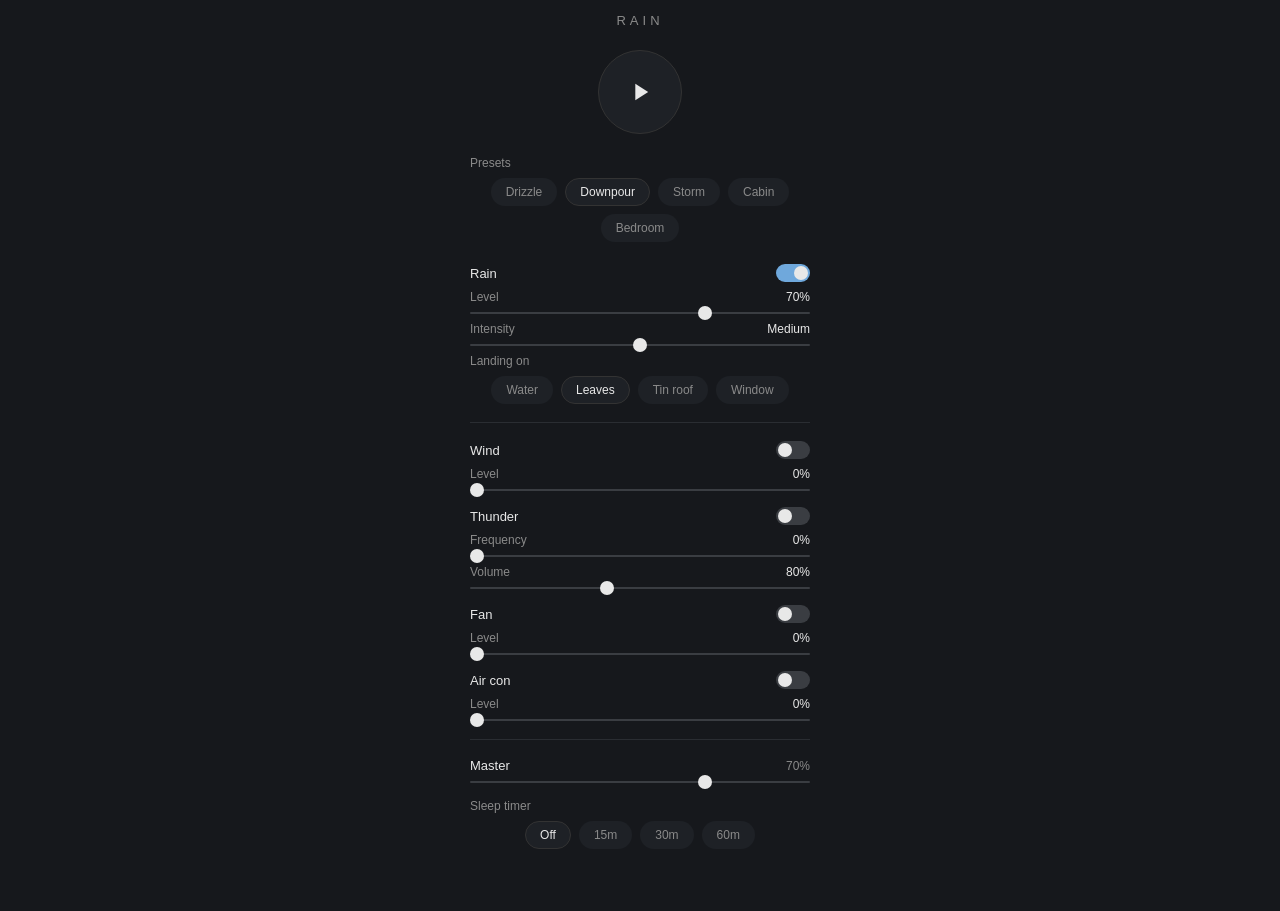
<file: index.html>
<!DOCTYPE html>
<html lang="en">
<head>
<meta charset="UTF-8" />
<meta name="viewport" content="width=device-width, initial-scale=1.0" />
<meta name="theme-color" content="#16181c" />
<link rel="manifest" href="manifest.webmanifest" />
<link rel="icon" href="icons/icon-192.png" />
<link rel="apple-touch-icon" href="icons/icon-192.png" />
<meta name="apple-mobile-web-app-capable" content="yes" />
<meta name="apple-mobile-web-app-status-bar-style" content="black-translucent" />
<title>Rain</title>
<style>
  :root {
    --fg: #e8e8e8;
    --fg-dim: #8a8a8a;
    --bg: #16181c;
    --card: #1e2126;
    --accent: #6fa8dc;
  }
  * { margin: 0; padding: 0; box-sizing: border-box; }
  html, body { height: 100%; }
  body {
    background: var(--bg);
    color: var(--fg);
    font-family: -apple-system, "Segoe UI", Roboto, sans-serif;
    display: flex;
    align-items: center;
    justify-content: center;
    min-height: 100dvh;
    -webkit-user-select: none;
    user-select: none;
  }
  .app {
    width: min(340px, 92vw);
    display: flex;
    flex-direction: column;
    gap: 22px;
    padding: 24px 0;
  }
  .title {
    text-align: center;
    font-size: 13px;
    letter-spacing: 4px;
    text-transform: uppercase;
    color: var(--fg-dim);
    font-weight: 400;
  }
  .play {
    align-self: center;
    width: 84px;
    height: 84px;
    border-radius: 50%;
    border: 1px solid #333;
    background: var(--card);
    color: var(--fg);
    cursor: pointer;
    display: flex;
    align-items: center;
    justify-content: center;
    transition: transform 0.15s ease, border-color 0.2s ease;
  }
  .play:hover { transform: scale(1.04); }
  .play.playing { border-color: var(--accent); }
  .play svg { width: 28px; height: 28px; fill: var(--fg); }

  .chip-row { display: flex; gap: 8px; justify-content: center; flex-wrap: wrap; }
  .chip {
    padding: 6px 14px;
    border-radius: 16px;
    border: 1px solid transparent;
    background: var(--card);
    color: var(--fg-dim);
    font-size: 12px;
    cursor: pointer;
    transition: color 0.2s, border-color 0.2s;
  }
  .chip.active, .chip:hover { color: var(--fg); border-color: #333; }

  .layers { display: flex; flex-direction: column; gap: 16px; }
  .layer { display: flex; flex-direction: column; gap: 8px; }
  .layer-head {
    display: flex;
    justify-content: space-between;
    align-items: center;
    font-size: 12px;
    color: var(--fg-dim);
  }
  .layer-name {
    display: flex;
    align-items: center;
    gap: 8px;
    color: var(--fg);
    font-size: 13px;
  }
  .toggle {
    width: 34px;
    height: 18px;
    border-radius: 9px;
    border: none;
    background: #3a3d42;
    position: relative;
    cursor: pointer;
    transition: background 0.2s;
    flex-shrink: 0;
  }
  .toggle::after {
    content: "";
    position: absolute;
    top: 2px; left: 2px;
    width: 14px; height: 14px;
    border-radius: 50%;
    background: var(--fg);
    transition: transform 0.2s;
  }
  .toggle.on { background: var(--accent); }
  .toggle.on::after { transform: translateX(16px); }
  .row {
    display: flex;
    justify-content: space-between;
    font-size: 12px;
    color: var(--fg-dim);
  }
  .row .value { color: var(--fg); font-variant-numeric: tabular-nums; }
  input[type="range"] {
    -webkit-appearance: none;
    appearance: none;
    width: 100%;
    height: 2px;
    background: #3a3d42;
    border-radius: 1px;
    outline: none;
    cursor: pointer;
  }
  input[type="range"]::-webkit-slider-thumb {
    -webkit-appearance: none;
    width: 14px;
    height: 14px;
    border-radius: 50%;
    background: var(--fg);
    cursor: pointer;
  }
  input[type="range"]::-moz-range-thumb {
    width: 14px; height: 14px;
    border: none;
    border-radius: 50%;
    background: var(--fg);
    cursor: pointer;
  }
  .status {
    text-align: center;
    font-size: 12px;
    color: var(--fg-dim);
    min-height: 16px;
    font-variant-numeric: tabular-nums;
  }
  hr { border: none; border-top: 1px solid #2a2d32; margin: 2px 0; }
</style>
</head>
<body>
<div class="app">
  <h1 class="title">Rain</h1>

  <button class="play" id="play" aria-label="Play">
    <svg id="icon" viewBox="0 0 24 24"><path d="M8 5v14l11-7z"/></svg>
  </button>

  <div>
    <div class="row" style="margin-bottom:8px"><span>Presets</span></div>
    <div class="chip-row" id="presets">
      <button class="chip" data-preset="drizzle">Drizzle</button>
      <button class="chip active" data-preset="downpour">Downpour</button>
      <button class="chip" data-preset="storm">Storm</button>
      <button class="chip" data-preset="cabin">Cabin</button>
      <button class="chip" data-preset="bedroom">Bedroom</button>
    </div>
  </div>

  <div class="layers">
    <div class="layer">
      <div class="layer-head">
        <span class="layer-name">Rain</span>
        <button class="toggle on" id="toggle-rain" aria-label="Toggle rain"></button>
      </div>
      <div class="row"><span>Level</span><span class="value" id="rain-val">70%</span></div>
      <input type="range" id="rain-level" min="0" max="100" value="70" />
      <div class="row"><span>Intensity</span><span class="value" id="rain-int-val">Medium</span></div>
      <input type="range" id="rain-intensity" min="0" max="2" step="1" value="1" />
      <div class="row"><span>Landing on</span></div>
      <div class="chip-row" id="surfaces">
        <button class="chip" data-surface="water">Water</button>
        <button class="chip active" data-surface="leaves">Leaves</button>
        <button class="chip" data-surface="tin">Tin roof</button>
        <button class="chip" data-surface="window">Window</button>
      </div>
    </div>

    <hr />

    <div class="layer">
      <div class="layer-head">
        <span class="layer-name">Wind</span>
        <button class="toggle" id="toggle-wind" aria-label="Toggle wind"></button>
      </div>
      <div class="row"><span>Level</span><span class="value" id="wind-val">0%</span></div>
      <input type="range" id="wind-level" min="0" max="100" value="0" />
    </div>

    <div class="layer">
      <div class="layer-head">
        <span class="layer-name">Thunder</span>
        <button class="toggle" id="toggle-thunder" aria-label="Toggle thunder"></button>
      </div>
      <div class="row"><span>Frequency</span><span class="value" id="thunder-val">0%</span></div>
      <input type="range" id="thunder-level" min="0" max="100" value="0" />
      <div class="row"><span>Volume</span><span class="value" id="thunder-vol-val">80%</span></div>
      <input type="range" id="thunder-vol" min="0" max="200" value="80" />
    </div>

    <div class="layer">
      <div class="layer-head">
        <span class="layer-name">Fan</span>
        <button class="toggle" id="toggle-fan" aria-label="Toggle fan"></button>
      </div>
      <div class="row"><span>Level</span><span class="value" id="fan-val">0%</span></div>
      <input type="range" id="fan-level" min="0" max="100" value="0" />
    </div>

    <div class="layer">
      <div class="layer-head">
        <span class="layer-name">Air con</span>
        <button class="toggle" id="toggle-ac" aria-label="Toggle air con"></button>
      </div>
      <div class="row"><span>Level</span><span class="value" id="ac-val">0%</span></div>
      <input type="range" id="ac-level" min="0" max="100" value="0" />
    </div>

    <hr />

    <div class="layer">
      <div class="layer-head">
        <span class="layer-name">Master</span>
        <span class="value" id="master-val">70%</span>
      </div>
      <input type="range" id="master" min="0" max="100" value="70" />
    </div>

    <div class="layer">
      <div class="row"><span>Sleep timer</span></div>
      <div class="chip-row" id="timers">
        <button class="chip active" data-min="0">Off</button>
        <button class="chip" data-min="15">15m</button>
        <button class="chip" data-min="30">30m</button>
        <button class="chip" data-min="60">60m</button>
      </div>
    </div>
  </div>

  <div class="status" id="status"></div>
</div>

<script>
(() => {
  const PRESETS = {
    drizzle: { rain: { on: true, level: 45, intensity: 0, surface: "leaves" }, wind: { on: false, level: 0 },  thunder: { on: false, level: 0 }, fan: { on: false, level: 0 }, ac: { on: false, level: 0 }, master: 70 },
    downpour:{ rain: { on: true, level: 75, intensity: 2, surface: "water"  }, wind: { on: false, level: 0 },  thunder: { on: false, level: 0 }, fan: { on: false, level: 0 }, ac: { on: false, level: 0 }, master: 70 },
    storm:   { rain: { on: true, level: 80, intensity: 2, surface: "leaves" }, wind: { on: true,  level: 55 }, thunder: { on: true,  level: 50, volume: 80 }, fan: { on: false, level: 0 }, ac: { on: false, level: 0 }, master: 70 },
    cabin:   { rain: { on: true, level: 65, intensity: 1, surface: "tin"    }, wind: { on: true,  level: 35 }, thunder: { on: true,  level: 25, volume: 80 }, fan: { on: false, level: 0 }, ac: { on: false, level: 0 }, master: 70 },
    bedroom: { rain: { on: true, level: 50, intensity: 1, surface: "window" }, wind: { on: false, level: 0 },  thunder: { on: false, level: 0 }, fan: { on: true,  level: 40 }, ac: { on: true,  level: 35 }, master: 65 }
  };
  const INTENSITY_NAMES = ["Light", "Medium", "Heavy"];
  const PLAY_ICON = "M8 5v14l11-7z";
  const PAUSE_ICON = "M6 5h4v14H6zM14 5h4v14h-4z";

  const $ = (id) => document.getElementById(id);
  const playBtn = $("play");
  const icon = $("icon");
  const status = $("status");

  let ctx = null, masterGain = null, layers = {};
  let playing = false;
  let timerId = null, timerEndsAt = null, timerTick = null;
  let dropletTimer = null, thunderTimer = null;

  const state = {
    rain: { on: true, level: 70, intensity: 1, surface: "leaves" },
    wind: { on: false, level: 0 },
    thunder: { on: false, level: 0, volume: 80 },
    fan: { on: false, level: 0 },
    ac: { on: false, level: 0 },
    master: 70
  };

  function noiseBuffer(seconds) {
    const len = Math.max(1, Math.floor(seconds * ctx.sampleRate));
    const buf = ctx.createBuffer(1, len, ctx.sampleRate);
    const d = buf.getChannelData(0);
    for (let i = 0; i < len; i++) d[i] = Math.random() * 2 - 1;
    return buf;
  }

  function fade(param, target, tc = 0.3) {
    param.cancelScheduledValues(ctx.currentTime);
    param.setTargetAtTime(target, ctx.currentTime, tc);
  }

  // Build a short impulse response: exponential-decay noise ringing at given partials
  function makeResonanceIR(sampleRate, seconds, partials, decay) {
    const len = Math.floor(sampleRate * seconds);
    const buf = ctx.createBuffer(2, len, sampleRate);
    for (let ch = 0; ch < 2; ch++) {
      const d = buf.getChannelData(ch);
      for (let i = 0; i < len; i++) {
        const t = i / sampleRate;
        let v = (Math.random() * 2 - 1) * Math.exp(-decay * t);
        for (const f of partials) v *= 0.5 + 0.5 * Math.sin(2 * Math.PI * f * t);
        d[i] = v;
      }
    }
    return buf;
  }

  function setupAudio() {
    ctx = new (window.AudioContext || window.webkitAudioContext)();
    masterGain = ctx.createGain();
    masterGain.gain.value = 0;
    masterGain.connect(ctx.destination);

    // ---- Rain: wash (continuous) + impacts (scheduled) + material resonator ----
    const rainGain = ctx.createGain();
    rainGain.gain.value = 0;
    rainGain.connect(masterGain);

    const hissSrc = ctx.createBufferSource();
    hissSrc.buffer = noiseBuffer(4);
    hissSrc.loop = true;
    const hissFilter = ctx.createBiquadFilter();
    hissFilter.type = "bandpass";
    hissFilter.frequency.value = 1400;
    hissFilter.Q.value = 0.5;
    const rainLow = ctx.createBiquadFilter();
    rainLow.type = "lowpass";
    rainLow.frequency.value = 5000;
    const hissGain = ctx.createGain();
    hissGain.gain.value = 0.5;
    hissSrc.connect(hissFilter).connect(rainLow).connect(hissGain).connect(rainGain);
    hissSrc.start();

    const dropletBus = ctx.createGain();
    dropletBus.gain.value = 0.6;
    dropletBus.connect(rainGain);

    // Material resonator: impacts excite this; retuned per surface
    const resonator = ctx.createConvolver();
    resonator.buffer = makeResonanceIR(ctx.sampleRate, 0.4, [1900, 3100], 3);
    const resonatorGain = ctx.createGain();
    resonatorGain.gain.value = 0;
    dropletBus.connect(resonator).connect(resonatorGain).connect(rainGain);

    layers.rain = { bus: rainGain, hissGain, hissFilter, lowpass: rainLow, dropletBus, resonator, resonatorGain };

    dropletTimer = setInterval(() => {
      if (!playing || !state.rain.on) return;
      const now = ctx.currentTime;
      const s = state.rain.surface;
      const rate = s === "tin" ? 140 : s === "water" ? 300 : s === "window" ? 400 : 260;
      const spread = s === "leaves" ? 1.6 : 0.6;
      const count = s === "water" ? 2 : 3 + Math.floor(Math.random() * (1 + state.rain.intensity * 2));
      for (let i = 0; i < count; i++) droplet(now + Math.random() * (rate * spread / 1000));
    }, 200);

    // ---- Wind ----
    const windGain = ctx.createGain();
    windGain.gain.value = 0;
    windGain.connect(masterGain);
    const windSrc = ctx.createBufferSource();
    windSrc.buffer = noiseBuffer(4);
    windSrc.loop = true;
    const windFilter = ctx.createBiquadFilter();
    windFilter.type = "lowpass";
    windFilter.frequency.value = 480;
    windFilter.Q.value = 0.4;
    const windLfo = ctx.createOscillator();
    windLfo.frequency.value = 0.13;
    const windLfoGain = ctx.createGain();
    windLfoGain.gain.value = 180;
    windLfo.connect(windLfoGain).connect(windFilter.frequency);
    windLfo.start();
    const windAmp = ctx.createGain();
    windAmp.gain.value = 1;
    const windLfo2 = ctx.createOscillator();
    windLfo2.frequency.value = 0.07;
    const windLfo2Gain = ctx.createGain();
    windLfo2Gain.gain.value = 0.25;
    windLfo2.connect(windLfo2Gain).connect(windAmp.gain);
    windLfo2.start();
    windSrc.connect(windFilter).connect(windAmp).connect(windGain);
    windSrc.start();
    layers.wind = { bus: windGain };

    // ---- Thunder ----
    const thunderBus = ctx.createGain();
    thunderBus.gain.value = 1;
    thunderBus.connect(masterGain);
    layers.thunder = { bus: thunderBus };
    const scheduleThunder = (first) => {
      if (thunderTimer) clearTimeout(thunderTimer);
      const freq = Math.max(0.15, state.thunder.level / 100);
      if (!playing || !state.thunder.on) return;
      const delay = first ? 600 + Math.random() * 1400 : 8000 + Math.random() * 45000 * (1 - freq);
      thunderTimer = setTimeout(() => {
        if (playing && state.thunder.on) lightningStrike();
        scheduleThunder(false);
      }, delay);
    };
    layers.thunder.schedule = scheduleThunder;

    // ---- Fan: broadband whoosh with blade-rate chop ----
    const fanGain = ctx.createGain();
    fanGain.gain.value = 0;
    fanGain.connect(masterGain);
    const fanSrc = ctx.createBufferSource();
    fanSrc.buffer = noiseBuffer(3);
    fanSrc.loop = true;
    const fanLow = ctx.createBiquadFilter();
    fanLow.type = "lowpass";
    fanLow.frequency.value = 900;
    const chop = ctx.createOscillator();
    chop.type = "sine";
    chop.frequency.value = 16;
    const chopGain = ctx.createGain();
    chopGain.gain.value = 0.18;
    const fanAmp = ctx.createGain();
    fanAmp.gain.value = 0.82;
    chop.connect(chopGain).connect(fanAmp.gain);
    chop.start();
    const hum = ctx.createOscillator();
    hum.type = "triangle";
    hum.frequency.value = 55;
    const humGain = ctx.createGain();
    humGain.gain.value = 0.05;
    hum.connect(humGain).connect(fanGain);
    hum.start();
    fanSrc.connect(fanLow).connect(fanAmp).connect(fanGain);
    fanSrc.start();
    layers.fan = { bus: fanGain };

    // ---- Air con: steady drone, gentle hiss on top ----
    const acGain = ctx.createGain();
    acGain.gain.value = 0;
    acGain.connect(masterGain);
    const acSrc = ctx.createBufferSource();
    acSrc.buffer = noiseBuffer(3);
    acSrc.loop = true;
    const acBand = ctx.createBiquadFilter();
    acBand.type = "bandpass";
    acBand.frequency.value = 320;
    acBand.Q.value = 0.35;
    const acHiss = ctx.createBiquadFilter();
    acHiss.type = "highpass";
    acHiss.frequency.value = 3000;
    const acHissGain = ctx.createGain();
    acHissGain.gain.value = 0.12;
    const drone = ctx.createOscillator();
    drone.type = "sine";
    drone.frequency.value = 60;
    const droneGain = ctx.createGain();
    droneGain.gain.value = 0.07;
    drone.connect(droneGain).connect(acGain);
    drone.start();
    const sway = ctx.createOscillator();
    sway.frequency.value = 0.05;
    const swayGain = ctx.createGain();
    swayGain.gain.value = 0.06;
    sway.connect(swayGain).connect(acBand.frequency);
    sway.start();
    acSrc.connect(acBand).connect(acGain);
    acSrc.connect(acHiss).connect(acHissGain).connect(acGain);
    acSrc.start();
    layers.ac = { bus: acGain };

    applyMix(0);
  }

  // ---- Rain droplets per surface ----
  function droplet(t) {
    const bus = layers.rain.dropletBus;
    const iv = state.rain.intensity;
    const amp = 0.5 + iv * 0.25;
    if (state.rain.surface === "water") {
      // cavity plop: air bubble pushed into water, pitch rises then hollow body
      const osc = ctx.createOscillator();
      const g = ctx.createGain();
      const f = 180 + Math.random() * 200;
      osc.type = "sine";
      osc.frequency.setValueAtTime(f * 0.7, t);
      osc.frequency.exponentialRampToValueAtTime(f * 1.5, t + 0.045);
      osc.frequency.exponentialRampToValueAtTime(f * 0.9, t + 0.09);
      g.gain.setValueAtTime(0.0001, t);
      g.gain.exponentialRampToValueAtTime(0.16 * amp, t + 0.008);
      g.gain.exponentialRampToValueAtTime(0.0001, t + 0.11);
      // splash transient: tiny high-frequency shimmer
      const sp = ctx.createBufferSource();
      sp.buffer = noiseBuffer(0.03);
      const spf = ctx.createBiquadFilter();
      spf.type = "highpass"; spf.frequency.value = 3500;
      const spg = ctx.createGain();
      spg.gain.setValueAtTime(0.05 * amp, t);
      spg.gain.exponentialRampToValueAtTime(0.0001, t + 0.025);
      sp.connect(spf).connect(spg).connect(bus);
      sp.start(t);
      osc.connect(g).connect(bus);
      osc.start(t); osc.stop(t + 0.14);
    } else if (state.rain.surface === "tin") {
      // hard impact on a thin metal sheet: broadband knock, sheet rings via resonator
      const src = ctx.createBufferSource();
      src.buffer = noiseBuffer(0.03);
      const kf = ctx.createBiquadFilter();
      kf.type = "bandpass";
      kf.frequency.value = 1400 + Math.random() * 800;
      kf.Q.value = 0.8;
      const g = ctx.createGain();
      g.gain.setValueAtTime(0.22 * amp, t);
      g.gain.exponentialRampToValueAtTime(0.0001, t + 0.02);
      src.connect(kf).connect(g).connect(bus);
      src.start(t);
    } else if (state.rain.surface === "window") {
      // heard from inside: soft thud through glass, faint ring
      const osc = ctx.createOscillator();
      const g = ctx.createGain();
      osc.type = "triangle";
      osc.frequency.setValueAtTime(220 + Math.random() * 120, t);
      osc.frequency.exponentialRampToValueAtTime(140 + Math.random() * 80, t + 0.05);
      g.gain.setValueAtTime(0.0001, t);
      g.gain.exponentialRampToValueAtTime(0.13 * amp, t + 0.006);
      g.gain.exponentialRampToValueAtTime(0.0001, t + 0.07);
      osc.connect(g).connect(bus);
      osc.start(t); osc.stop(t + 0.09);
    } else {
      // leaves: irregular dry rustle, multi-tap scrape
      const taps = 1 + Math.floor(Math.random() * 3);
      for (let k = 0; k < taps; k++) {
        const tt = t + k * (0.012 + Math.random() * 0.03);
        const src = ctx.createBufferSource();
        src.buffer = noiseBuffer(0.04);
        const f = ctx.createBiquadFilter();
        f.type = "bandpass";
        f.frequency.value = 900 + Math.random() * 2600;
        f.Q.value = 1.5;
        const g = ctx.createGain();
        g.gain.setValueAtTime(0.0001, tt);
        g.gain.exponentialRampToValueAtTime((0.08 + Math.random() * 0.06) * amp, tt + 0.006);
        g.gain.exponentialRampToValueAtTime(0.0001, tt + 0.04);
        src.connect(f).connect(g).connect(bus);
        src.start(tt);
      }
    }
  }

  // A full lightning strike: flash + crack, then rolling thunder after a delay
  function lightningStrike() {
    const now = ctx.currentTime;
    const distance = 0.2 + Math.random() * 0.8;
    const t = now + 0.02;

    // Lightning flash (visual)
    flashScreen();

    // Close strike: a real crack — an instantaneous broadband SNAP, 30-80ms,
    // with weight in the 100-800Hz body, not a sustained hiss
    if (distance < 0.6) {
      crackSnap(t, distance);
    }

    // Thunder: arrives after the flash — speed-of-sound delay scaled by distance
    const delay = 0.3 + distance * 3.5;
    rollingThunder(t + delay, distance);
  }

  // The snap of a close strike: very short, huge bandwidth, fast decay
  function crackSnap(t, distance) {
    const snap = ctx.createBufferSource();
    snap.buffer = noiseBuffer(0.15);
    const bp = ctx.createBiquadFilter();
    bp.type = "bandpass";
    bp.frequency.value = 450;
    bp.Q.value = 0.4;
    const g = ctx.createGain();
    const peak = 1.1 * (1.15 - distance);
    g.gain.setValueAtTime(peak, t);
    g.gain.exponentialRampToValueAtTime(0.0001, t + 0.07);
    snap.connect(bp).connect(g).connect(layers.thunder.bus);
    snap.start(t);
    snap.stop(t + 0.12);
    // sub-thump for the air displacement
    const thump = ctx.createOscillator();
    const tg = ctx.createGain();
    thump.type = "sine";
    thump.frequency.setValueAtTime(90, t);
    thump.frequency.exponentialRampToValueAtTime(38, t + 0.25);
    tg.gain.setValueAtTime(0.5 * (1.1 - distance), t);
    tg.gain.exponentialRampToValueAtTime(0.0001, t + 0.3);
    thump.connect(tg).connect(layers.thunder.bus);
    thump.start(t);
    thump.stop(t + 0.35);
  }

  // Real thunder is not one swell: it's several booms from different points
  // along the lightning channel, arriving staggered, overlapping, rolling
  function rollingThunder(t, distance) {
    const booms = 3 + Math.floor(Math.random() * 4);
    let bt = t;
    for (let i = 0; i < booms; i++) {
      boom(bt, distance, i === 0);
      bt += 0.25 + Math.random() * 0.8;
    }
    // long trailing roll for distant strikes
    if (distance > 0.55) {
      boom(bt + 0.4, distance, false, 3.5);
    }
  }

  function boom(t, distance, first, extraDur) {
    const dur = extraDur || (first ? 0.9 + Math.random() * 0.8 : 1.4 + Math.random() * 1.6);
    const src = ctx.createBufferSource();
    src.buffer = noiseBuffer(Math.ceil(dur) + 0.5);
    const filter = ctx.createBiquadFilter();
    filter.type = "lowpass";
    // enough midrange to be audible on phone speakers; rolls off with distance
    const fHigh = 480 - distance * 300;
    filter.frequency.setValueAtTime(fHigh, t);
    filter.frequency.exponentialRampToValueAtTime(50 + (1 - distance) * 45, t + dur);
    filter.Q.value = 0.7;
    const g = ctx.createGain();
    const peak = first ? 0.95 * (1.15 - distance) : 0.5 + Math.random() * 0.3;
    g.gain.setValueAtTime(0.0001, t);
    g.gain.exponentialRampToValueAtTime(peak, t + (first ? 0.06 : 0.12 + Math.random() * 0.15));
    g.gain.exponentialRampToValueAtTime(peak * 0.4, t + dur * 0.6);
    g.gain.exponentialRampToValueAtTime(0.0001, t + dur);
    const pan = ctx.createStereoPanner ? ctx.createStereoPanner() : null;
    src.connect(filter).connect(g);
    if (pan) { pan.pan.value = Math.random() * 1.4 - 0.7; g.connect(pan).connect(layers.thunder.bus); }
    else g.connect(layers.thunder.bus);
    src.start(t);
    src.stop(t + dur + 0.1);
  }

  function flashScreen() {
    let overlay = document.getElementById("flash");
    if (!overlay) {
      overlay = document.createElement("div");
      overlay.id = "flash";
      overlay.style.cssText = "position:fixed;inset:0;background:#fff;pointer-events:none;opacity:0;z-index:999;transition:opacity 0.1s";
      document.body.appendChild(overlay);
    }
    overlay.style.transition = "none";
    overlay.style.opacity = 0.65;
    requestAnimationFrame(() => {
      overlay.style.transition = "opacity 1.2s ease-out";
      overlay.style.opacity = 0;
    });
  }

  function applyMix(tc = 0.3) {
    if (!ctx) return;
    fade(masterGain.gain, playing ? state.master / 100 : 0, tc);

    if (state.rain.on) {
      const s = state.rain.surface;
      layers.rain.bus.gain.value = state.rain.level / 100;
      layers.rain.hissGain.gain.value = 0.25 + state.rain.intensity * 0.35;
      layers.rain.dropletBus.gain.value = 0.35 + state.rain.intensity * 0.5;
      layers.rain.lowpass.frequency.value = 4000 + state.rain.intensity * 1500;
      if (s === "tin") {
        // thin metal sheet: bright drumming wash + the sheet rings after each hit
        layers.rain.hissFilter.type = "highpass";
        layers.rain.hissFilter.frequency.value = 1000;
        layers.rain.hissFilter.Q.value = 0.3;
        layers.rain.resonatorGain.gain.value = 0.7;
        layers.rain.resonator.buffer = makeResonanceIR(ctx.sampleRate, 0.5, [1730, 2610, 3890], 4);
      } else if (s === "water") {
        // deep water: low hollow wash, big slow plops, no patter
        layers.rain.hissFilter.type = "lowpass";
        layers.rain.hissFilter.frequency.value = 750;
        layers.rain.hissFilter.Q.value = 0.4;
        layers.rain.resonatorGain.gain.value = 0.25;
        layers.rain.resonator.buffer = makeResonanceIR(ctx.sampleRate, 0.3, [240, 380], 6);
      } else if (s === "window") {
        // glass from inside: closed-box coloration, dull steady taps
        layers.rain.hissFilter.type = "lowpass";
        layers.rain.hissFilter.frequency.value = 1600;
        layers.rain.hissFilter.Q.value = 0.6;
        layers.rain.resonatorGain.gain.value = 0.2;
        layers.rain.resonator.buffer = makeResonanceIR(ctx.sampleRate, 0.25, [520, 840], 8);
      } else {
        // leaves: dry irregular mid rustle, no ring
        layers.rain.hissFilter.type = "bandpass";
        layers.rain.hissFilter.frequency.value = 1400;
        layers.rain.hissFilter.Q.value = 0.5;
        layers.rain.resonatorGain.gain.value = 0;
      }
    } else {
      layers.rain.bus.gain.value = 0;
    }

    layers.wind.bus.gain.value = state.wind.on ? (state.wind.level / 100) * 0.9 : 0;
    layers.thunder.bus.gain.value = state.thunder.on ? state.thunder.volume / 100 : 0;
    if (state.thunder.on && playing) layers.thunder.schedule(true);
    layers.fan.bus.gain.value = state.fan.on ? (state.fan.level / 100) * 0.8 : 0;
    layers.ac.bus.gain.value = state.ac.on ? (state.ac.level / 100) * 0.8 : 0;
  }

  // ---- UI ----
  function syncUI() {
    $("toggle-rain").classList.toggle("on", state.rain.on);
    $("toggle-wind").classList.toggle("on", state.wind.on);
    $("toggle-thunder").classList.toggle("on", state.thunder.on);
    $("toggle-fan").classList.toggle("on", state.fan.on);
    $("toggle-ac").classList.toggle("on", state.ac.on);
    $("rain-level").value = state.rain.level;
    $("rain-val").textContent = state.rain.level + "%";
    $("rain-intensity").value = state.rain.intensity;
    $("rain-int-val").textContent = INTENSITY_NAMES[state.rain.intensity];
    $("wind-level").value = state.wind.level;
    $("wind-val").textContent = state.wind.level + "%";
    $("thunder-level").value = state.thunder.level;
    $("thunder-val").textContent = state.thunder.level + "%";
    $("thunder-vol").value = state.thunder.volume;
    $("thunder-vol-val").textContent = Math.round(state.thunder.volume) + "%";
    $("fan-level").value = state.fan.level;
    $("fan-val").textContent = state.fan.level + "%";
    $("ac-level").value = state.ac.level;
    $("ac-val").textContent = state.ac.level + "%";
    $("master").value = state.master;
    $("master-val").textContent = state.master + "%";
    document.querySelectorAll("#surfaces .chip").forEach((b) =>
      b.classList.toggle("active", b.dataset.surface === state.rain.surface)
    );
    try { localStorage.setItem("rain-state", JSON.stringify(state)); } catch (e) {}
  }

  function applyAll() { syncUI(); applyMix(); }

  function play() {
    if (!ctx) setupAudio();
    if (ctx.state === "suspended") ctx.resume();
    playing = true;
    playBtn.classList.add("playing");
    icon.querySelector("path").setAttribute("d", PAUSE_ICON);
    applyMix();
    if (timerEndsAt) startTick();
  }

  function pause() {
    playing = false;
    playBtn.classList.remove("playing");
    icon.querySelector("path").setAttribute("d", PLAY_ICON);
    if (ctx) fade(masterGain.gain, 0, 0.3);
    stopTick();
  }

  playBtn.addEventListener("click", () => (playing ? pause() : play()));

  $("toggle-rain").addEventListener("click", () => { state.rain.on = !state.rain.on; applyAll(); });
  $("toggle-wind").addEventListener("click", () => { state.wind.on = !state.wind.on; applyAll(); });
  $("toggle-thunder").addEventListener("click", () => { state.thunder.on = !state.thunder.on; if (state.thunder.on && state.thunder.level === 0) state.thunder.level = 40; applyAll(); });
  $("toggle-fan").addEventListener("click", () => { state.fan.on = !state.fan.on; applyAll(); });
  $("toggle-ac").addEventListener("click", () => { state.ac.on = !state.ac.on; applyAll(); });

  $("rain-level").addEventListener("input", (e) => { state.rain.level = +e.target.value; state.rain.on = true; applyAll(); });
  $("rain-intensity").addEventListener("input", (e) => { state.rain.intensity = +e.target.value; state.rain.on = true; applyAll(); });
  $("wind-level").addEventListener("input", (e) => { state.wind.level = +e.target.value; if (state.wind.level > 0) state.wind.on = true; applyAll(); });
  $("thunder-level").addEventListener("input", (e) => { state.thunder.level = +e.target.value; if (state.thunder.level > 0) state.thunder.on = true; applyAll(); });
  $("thunder-vol").addEventListener("input", (e) => { state.thunder.volume = +e.target.value; if (state.thunder.volume > 0) state.thunder.on = true; applyAll(); });
  $("fan-level").addEventListener("input", (e) => { state.fan.level = +e.target.value; if (state.fan.level > 0) state.fan.on = true; applyAll(); });
  $("ac-level").addEventListener("input", (e) => { state.ac.level = +e.target.value; if (state.ac.level > 0) state.ac.on = true; applyAll(); });
  $("master").addEventListener("input", (e) => { state.master = +e.target.value; applyAll(); });

  document.querySelectorAll("#surfaces .chip").forEach((btn) => {
    btn.addEventListener("click", () => {
      state.rain.surface = btn.dataset.surface;
      state.rain.on = true;
      applyAll();
    });
  });

  document.querySelectorAll("#presets .chip").forEach((btn) => {
    btn.addEventListener("click", () => {
      document.querySelectorAll("#presets .chip").forEach((b) => b.classList.remove("active"));
      btn.classList.add("active");
      const p = PRESETS[btn.dataset.preset];
      Object.assign(state.rain, p.rain);
      Object.assign(state.wind, p.wind);
      Object.assign(state.thunder, p.thunder);
      Object.assign(state.fan, p.fan);
      Object.assign(state.ac, p.ac);
      state.master = p.master;
      applyAll();
    });
  });

  const timerBtns = document.querySelectorAll("#timers .chip");
  timerBtns.forEach((btn) => {
    btn.addEventListener("click", () => {
      timerBtns.forEach((b) => b.classList.remove("active"));
      btn.classList.add("active");
      const min = Number(btn.dataset.min);
      clearTimeout(timerId);
      stopTick();
      if (min > 0) {
        timerEndsAt = Date.now() + min * 60 * 1000;
        if (playing) startTick();
      } else {
        timerEndsAt = null;
        status.textContent = "";
      }
    });
  });

  function startTick() {
    stopTick();
    timerTick = setInterval(() => {
      const remaining = Math.max(0, timerEndsAt - Date.now());
      if (remaining === 0) {
        status.textContent = "";
        pause();
        timerEndsAt = null;
        timerBtns.forEach((b) => b.classList.remove("active"));
        timerBtns[0].classList.add("active");
        return;
      }
      const m = Math.floor(remaining / 60000);
      const s = Math.floor((remaining % 60000) / 1000);
      status.textContent = `Stops in ${m}:${String(s).padStart(2, "0")}`;
    }, 500);
  }

  function stopTick() { clearInterval(timerTick); timerTick = null; }

  try {
    const saved = localStorage.getItem("rain-state");
    if (saved) {
      const s = JSON.parse(saved);
      ["rain", "wind", "thunder", "fan", "ac"].forEach((k) => { if (s[k]) Object.assign(state[k], s[k]); });
      if (typeof s.master === "number") state.master = s.master;
    }
  } catch (e) {}
  syncUI();

  if ("serviceWorker" in navigator) {
    navigator.serviceWorker.register("sw.js").catch(() => {});
  }
})();
</script>
</body>
</html>
</file>
